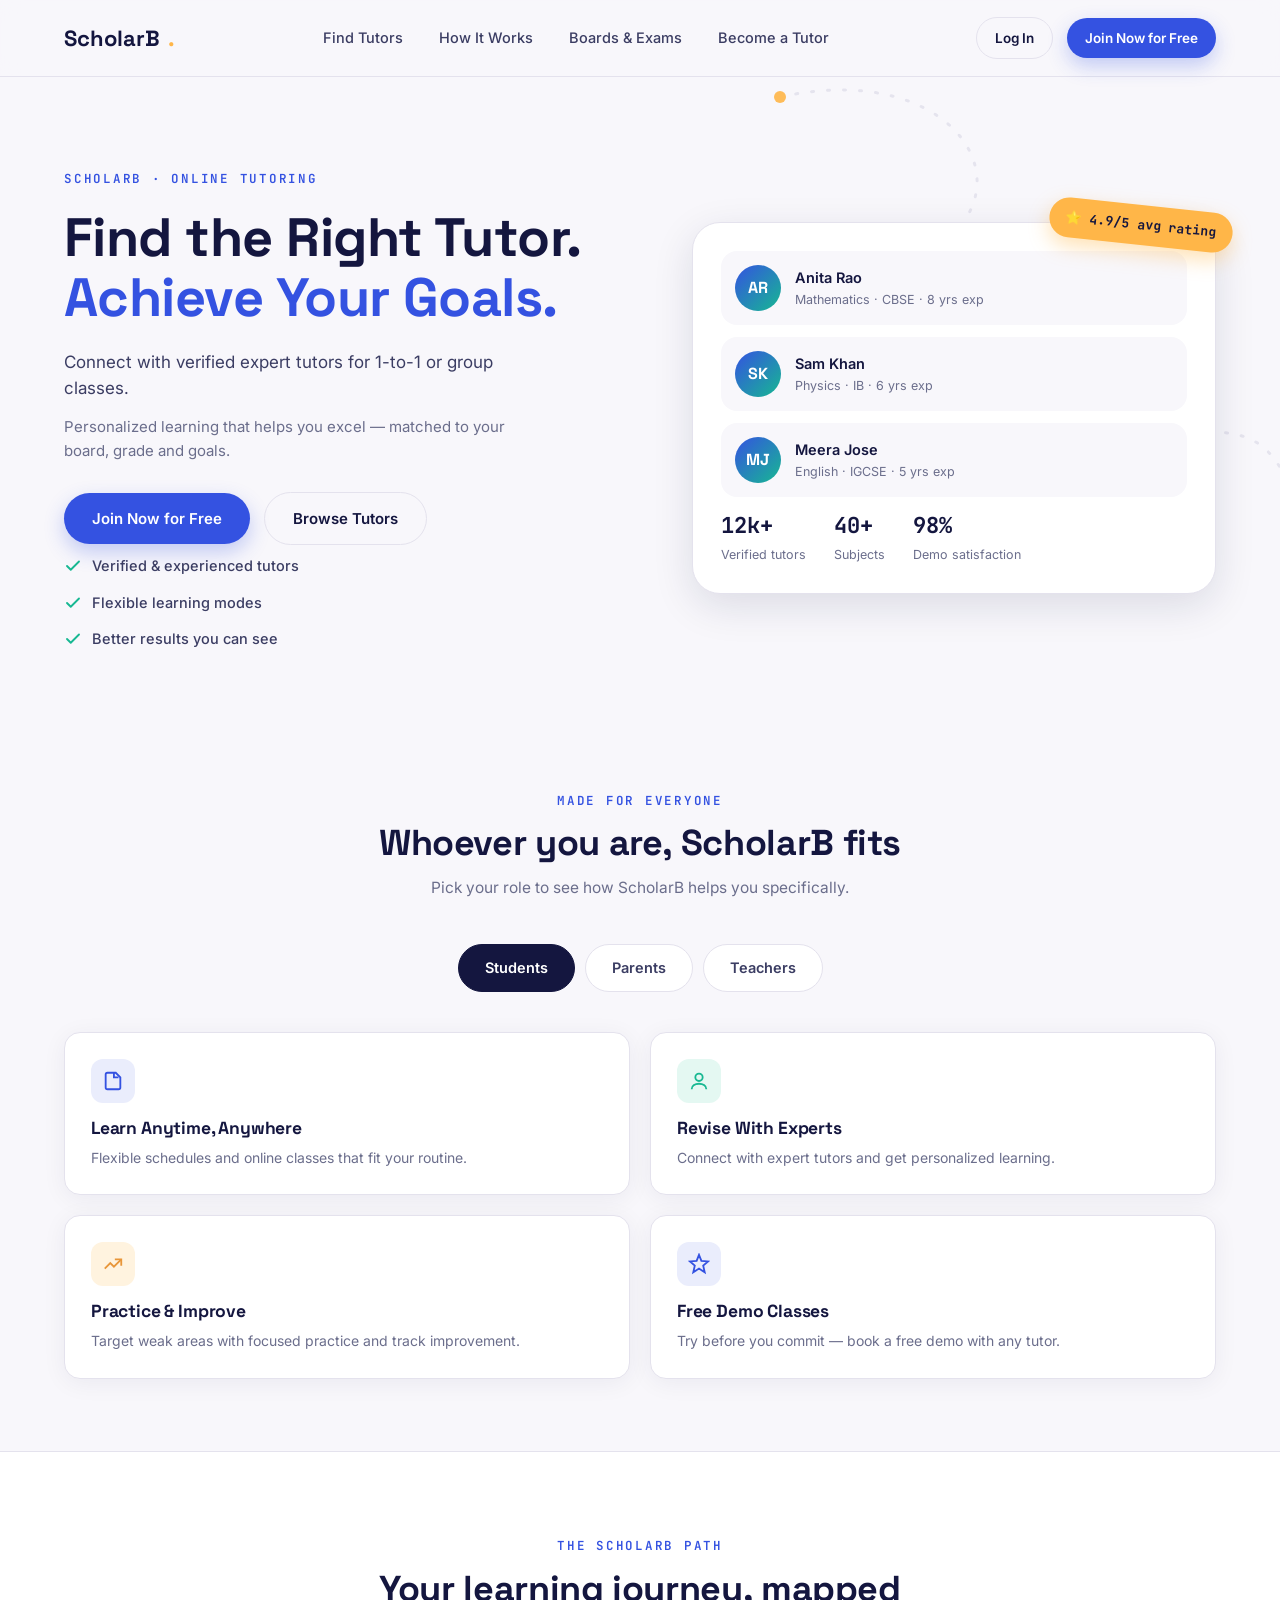
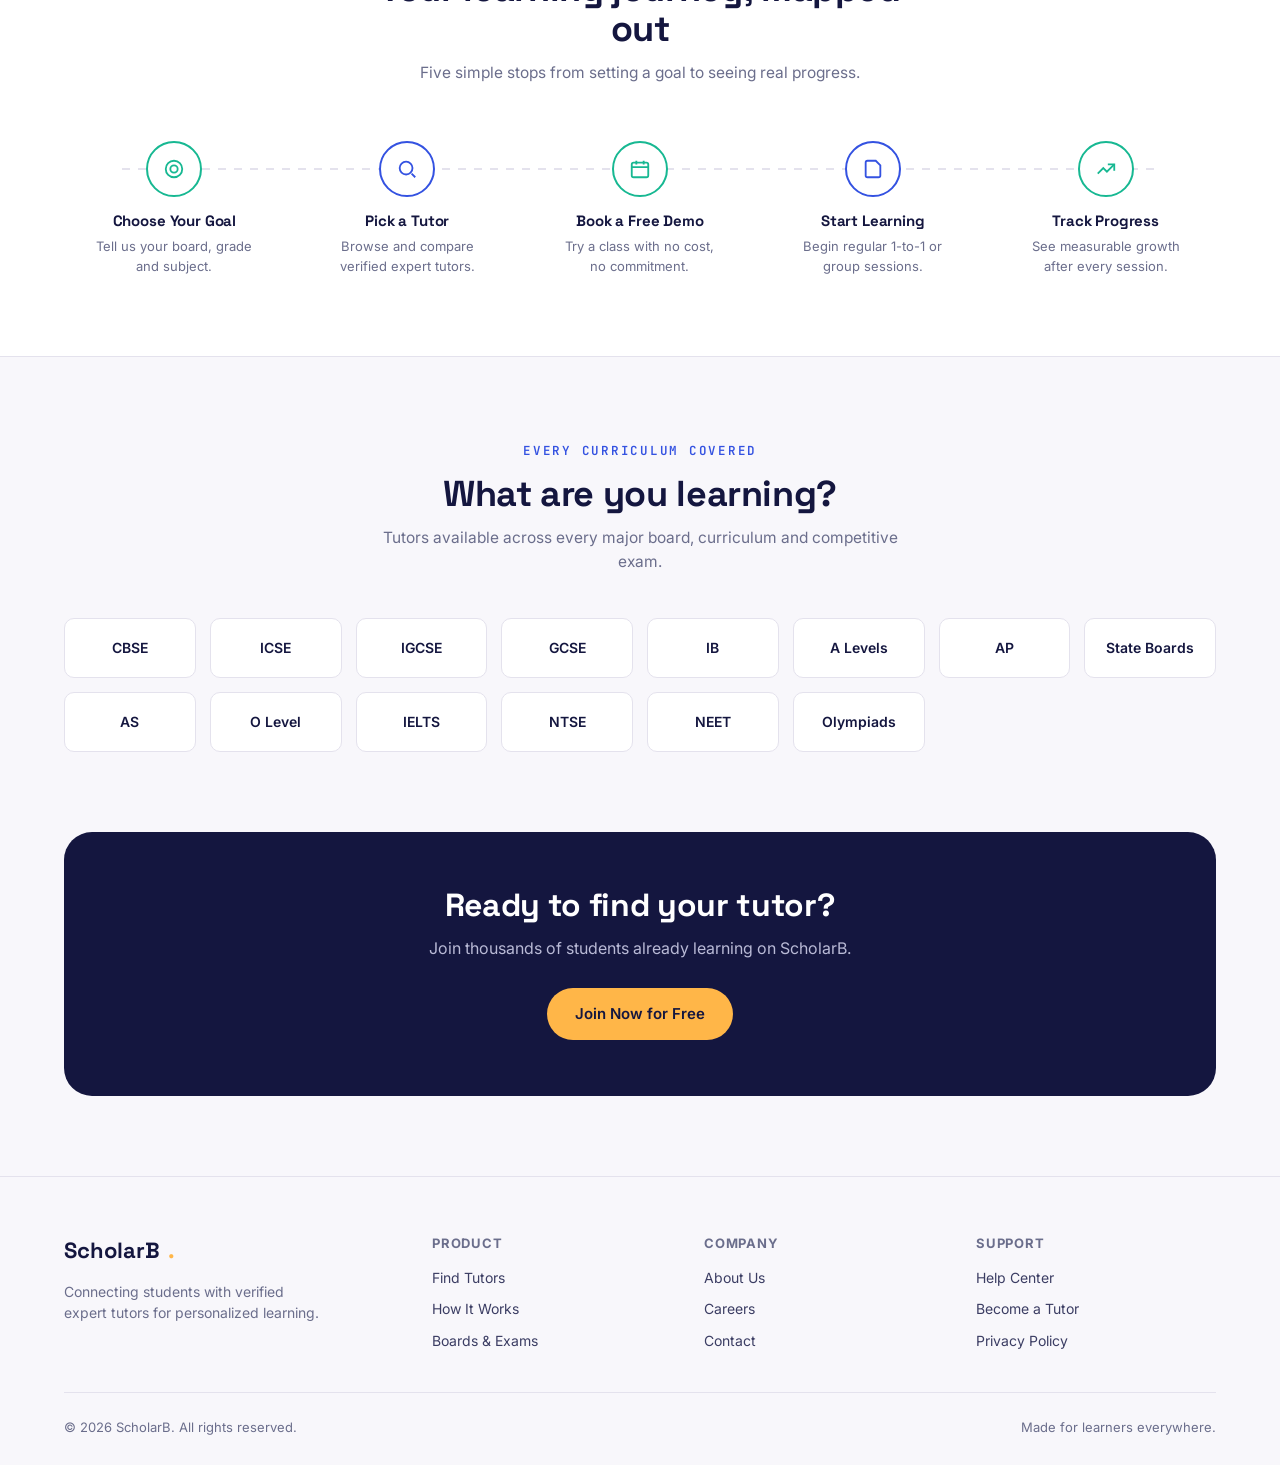
<file: index.html>
<!DOCTYPE html>
<html lang="en">
<head>
<meta charset="UTF-8">
<meta name="viewport" content="width=device-width, initial-scale=1.0">
<title>ScholarB — Find the Right Tutor, Achieve Your Goals</title>
<link rel="preconnect" href="https://fonts.googleapis.com">
<link href="https://fonts.googleapis.com/css2?family=Space+Grotesk:wght@500;600;700&family=Inter:wght@400;500;600;700&family=JetBrains+Mono:wght@500;700&display=swap" rel="stylesheet">
<link rel="stylesheet" href="css/style.css">
</head>
<body>

<!-- ===================== HEADER ===================== -->
<header class="site-header">
  <div class="container">
    <a href="index.html" class="logo">ScholarB<span class="dot">.</span></a>

    <nav class="nav-links">
      <a href="tutors.html">Find Tutors</a>
      <a href="index.html#how-it-works">How It Works</a>
      <a href="index.html#boards">Boards &amp; Exams</a>
      <a href="#">Become a Tutor</a>
    </nav>

    <div class="nav-actions">
      <a href="#" class="btn btn-ghost btn-sm">Log In</a>
      <a href="onboarding.html" class="btn btn-primary btn-sm">Join Now for Free</a>
      <button class="nav-toggle" id="navToggle" aria-label="Open menu">
        <span></span><span></span><span></span>
      </button>
    </div>
  </div>
</header>

<div class="mobile-menu" id="mobileMenu">
  <a href="tutors.html">Find Tutors</a>
  <a href="index.html#how-it-works">How It Works</a>
  <a href="index.html#boards">Boards &amp; Exams</a>
  <a href="#">Become a Tutor</a>
  <a href="#" class="btn btn-ghost">Log In</a>
  <a href="onboarding.html" class="btn btn-primary">Join Now for Free</a>
</div>

<!-- ===================== HERO ===================== -->
<section class="hero">
  <svg class="hero-path" viewBox="0 0 620 520" fill="none" xmlns="http://www.w3.org/2000/svg">
    <path d="M40 60 C 220 20, 300 160, 180 220 S 60 380, 260 400 S 520 340, 560 480"
      stroke="#E4E2ED" stroke-width="3" stroke-dasharray="2 14" stroke-linecap="round"/>
    <circle cx="40" cy="60" r="6" fill="#FFB648"/>
    <circle cx="180" cy="220" r="6" fill="#17B892"/>
    <circle cx="260" cy="400" r="6" fill="#3452E1"/>
    <circle cx="560" cy="480" r="6" fill="#FFB648"/>
  </svg>

  <div class="container">
    <div class="hero-copy">
      <span class="eyebrow">SCHOLARB · ONLINE TUTORING</span>
      <h1>Find the Right Tutor.<br><span class="accent">Achieve Your Goals.</span></h1>
      <p class="lede">Connect with verified expert tutors for 1-to-1 or group classes.</p>
      <p class="sub">Personalized learning that helps you excel — matched to your board, grade and goals.</p>

      <div class="hero-cta">
        <a href="onboarding.html" class="btn btn-primary">Join Now for Free</a>
        <a href="tutors.html" class="btn btn-ghost">Browse Tutors</a>
      </div>

      <ul class="hero-feature-list">
        <li><svg width="18" height="18" viewBox="0 0 24 24" fill="none"><path d="M4 12l5 5L20 6" stroke="currentColor" stroke-width="2.5" stroke-linecap="round" stroke-linejoin="round"/></svg> Verified &amp; experienced tutors</li>
        <li><svg width="18" height="18" viewBox="0 0 24 24" fill="none"><path d="M4 12l5 5L20 6" stroke="currentColor" stroke-width="2.5" stroke-linecap="round" stroke-linejoin="round"/></svg> Flexible learning modes</li>
        <li><svg width="18" height="18" viewBox="0 0 24 24" fill="none"><path d="M4 12l5 5L20 6" stroke="currentColor" stroke-width="2.5" stroke-linecap="round" stroke-linejoin="round"/></svg> Better results you can see</li>
      </ul>
    </div>

    <div class="hero-visual">
      <div class="hero-visual-badge">⭐ 4.9/5 avg rating</div>
      <div class="hero-visual-card">
        <div class="hero-visual-avatar">AR</div>
        <div>
          <div class="name">Anita Rao</div>
          <div class="meta">Mathematics · CBSE · 8 yrs exp</div>
        </div>
      </div>
      <div class="hero-visual-card">
        <div class="hero-visual-avatar">SK</div>
        <div>
          <div class="name">Sam Khan</div>
          <div class="meta">Physics · IB · 6 yrs exp</div>
        </div>
      </div>
      <div class="hero-visual-card">
        <div class="hero-visual-avatar">MJ</div>
        <div>
          <div class="name">Meera Jose</div>
          <div class="meta">English · IGCSE · 5 yrs exp</div>
        </div>
      </div>
      <div class="hero-stats" style="margin-top:8px;margin-bottom:0;">
        <div class="hero-stat"><div class="num">12k+</div><div class="label">Verified tutors</div></div>
        <div class="hero-stat"><div class="num">40+</div><div class="label">Subjects</div></div>
        <div class="hero-stat"><div class="num">98%</div><div class="label">Demo satisfaction</div></div>
      </div>
    </div>
  </div>
</section>

<!-- ===================== ROLE SELECTION ===================== -->
<section class="roles" id="roles">
  <div class="container">
    <div class="section-head">
      <span class="eyebrow">MADE FOR EVERYONE</span>
      <h2>Whoever you are, ScholarB fits</h2>
      <p>Pick your role to see how ScholarB helps you specifically.</p>
    </div>

    <div class="role-tabs" role="tablist">
      <button class="role-tab" role="tab" data-role="students" aria-selected="true">Students</button>
      <button class="role-tab" role="tab" data-role="parents" aria-selected="false">Parents</button>
      <button class="role-tab" role="tab" data-role="teachers" aria-selected="false">Teachers</button>
    </div>

    <div class="role-panel active" data-panel="students">
      <div class="role-card">
        <div class="icon-wrap" style="background:var(--brand-tint);">
          <svg width="22" height="22" viewBox="0 0 24 24" fill="none" stroke="#3452E1" stroke-width="2"><path d="M4 19V5a2 2 0 012-2h9l5 5v11a2 2 0 01-2 2H6a2 2 0 01-2-2z"/><path d="M13 3v5h5"/></svg>
        </div>
        <h3>Learn Anytime, Anywhere</h3>
        <p>Flexible schedules and online classes that fit your routine.</p>
      </div>
      <div class="role-card">
        <div class="icon-wrap" style="background:var(--mint-tint);">
          <svg width="22" height="22" viewBox="0 0 24 24" fill="none" stroke="#17B892" stroke-width="2"><circle cx="12" cy="8" r="4"/><path d="M4 21c0-4 4-6 8-6s8 2 8 6"/></svg>
        </div>
        <h3>Revise With Experts</h3>
        <p>Connect with expert tutors and get personalized learning.</p>
      </div>
      <div class="role-card">
        <div class="icon-wrap" style="background:var(--amber-tint);">
          <svg width="22" height="22" viewBox="0 0 24 24" fill="none" stroke="#E8963A" stroke-width="2"><path d="M3 17l6-6 4 4 8-8"/><path d="M14 7h7v7"/></svg>
        </div>
        <h3>Practice &amp; Improve</h3>
        <p>Target weak areas with focused practice and track improvement.</p>
      </div>
      <div class="role-card">
        <div class="icon-wrap" style="background:var(--brand-tint);">
          <svg width="22" height="22" viewBox="0 0 24 24" fill="none" stroke="#3452E1" stroke-width="2"><path d="M12 2l2.6 6.6L22 9.2l-5.4 4.6L18.2 21 12 17l-6.2 4 1.6-7.2L2 9.2l7.4-.6z"/></svg>
        </div>
        <h3>Free Demo Classes</h3>
        <p>Try before you commit — book a free demo with any tutor.</p>
      </div>
    </div>

    <div class="role-panel" data-panel="parents">
      <div class="role-card">
        <div class="icon-wrap" style="background:var(--mint-tint);">
          <svg width="22" height="22" viewBox="0 0 24 24" fill="none" stroke="#17B892" stroke-width="2"><path d="M3 12h4l3 8 4-16 3 8h4"/></svg>
        </div>
        <h3>Track Progress With Confidence</h3>
        <p>Monitor your child's learning, performance and improvement.</p>
      </div>
      <div class="role-card">
        <div class="icon-wrap" style="background:var(--brand-tint);">
          <svg width="22" height="22" viewBox="0 0 24 24" fill="none" stroke="#3452E1" stroke-width="2"><path d="M12 20V10M12 10L6 4M12 10l6-6"/></svg>
        </div>
        <h3>Personalized Learning That Works</h3>
        <p>Help your child understand concepts deeply and build strong foundations.</p>
      </div>
      <div class="role-card">
        <div class="icon-wrap" style="background:var(--amber-tint);">
          <svg width="22" height="22" viewBox="0 0 24 24" fill="none" stroke="#E8963A" stroke-width="2"><path d="M4 21V9l8-6 8 6v12"/><path d="M9 21v-6h6v6"/></svg>
        </div>
        <h3>Better Results, Brighter Future</h3>
        <p>Monitor progress and help your child achieve academic goals.</p>
      </div>
      <div class="role-card">
        <div class="icon-wrap" style="background:var(--mint-tint);">
          <svg width="22" height="22" viewBox="0 0 24 24" fill="none" stroke="#17B892" stroke-width="2"><path d="M21 11.5a8.4 8.4 0 01-9 8.4A8.5 8.5 0 013 12a8.4 8.4 0 018.4-8.4 8.4 8.4 0 018.4 8.4z"/></svg>
        </div>
        <h3>Stay Informed, Stay Involved</h3>
        <p>Receive regular updates and communicate directly with tutors.</p>
      </div>
    </div>

    <div class="role-panel" data-panel="teachers">
      <div class="role-card">
        <div class="icon-wrap" style="background:var(--amber-tint);">
          <svg width="22" height="22" viewBox="0 0 24 24" fill="none" stroke="#E8963A" stroke-width="2"><rect x="3" y="4" width="18" height="16" rx="2"/><path d="M8 2v4M16 2v4M3 10h18"/></svg>
        </div>
        <h3>Teach Your Way</h3>
        <p>Manage your schedule and choose how and when you teach.</p>
      </div>
      <div class="role-card">
        <div class="icon-wrap" style="background:var(--brand-tint);">
          <svg width="22" height="22" viewBox="0 0 24 24" fill="none" stroke="#3452E1" stroke-width="2"><path d="M12 20l9-5-9-5-9 5 9 5z"/><path d="M3 15v4M21 15v4"/></svg>
        </div>
        <h3>Powerful Teaching Tools</h3>
        <p>Access tools for classes, doubt solving and performance tracking.</p>
      </div>
      <div class="role-card">
        <div class="icon-wrap" style="background:var(--mint-tint);">
          <svg width="22" height="22" viewBox="0 0 24 24" fill="none" stroke="#17B892" stroke-width="2"><path d="M2 12h4l2-6 4 12 2-6h8"/></svg>
        </div>
        <h3>Grow Your Impact</h3>
        <p>Reach more students and make a bigger difference.</p>
      </div>
      <div class="role-card">
        <div class="icon-wrap" style="background:var(--amber-tint);">
          <svg width="22" height="22" viewBox="0 0 24 24" fill="none" stroke="#E8963A" stroke-width="2"><circle cx="12" cy="12" r="9"/><path d="M12 7v5l3 3"/></svg>
        </div>
        <h3>Support That Empowers</h3>
        <p>Get dedicated support, training and resources whenever you need them.</p>
      </div>
    </div>
  </div>
</section>

<!-- ===================== HOW IT WORKS ===================== -->
<section class="journey" id="how-it-works">
  <div class="container">
    <div class="section-head">
      <span class="eyebrow">THE SCHOLARB PATH</span>
      <h2>Your learning journey, mapped out</h2>
      <p>Five simple stops from setting a goal to seeing real progress.</p>
    </div>

    <div class="journey-trail">
      <div class="stop">
        <div class="stop-marker"><svg width="22" height="22" viewBox="0 0 24 24" fill="none" stroke="currentColor" stroke-width="2"><circle cx="12" cy="12" r="9"/><circle cx="12" cy="12" r="4"/></svg></div>
        <h4>Choose Your Goal</h4>
        <p>Tell us your board, grade and subject.</p>
      </div>
      <div class="stop">
        <div class="stop-marker"><svg width="22" height="22" viewBox="0 0 24 24" fill="none" stroke="currentColor" stroke-width="2"><circle cx="11" cy="11" r="7"/><path d="M21 21l-4-4"/></svg></div>
        <h4>Pick a Tutor</h4>
        <p>Browse and compare verified expert tutors.</p>
      </div>
      <div class="stop">
        <div class="stop-marker"><svg width="22" height="22" viewBox="0 0 24 24" fill="none" stroke="currentColor" stroke-width="2"><rect x="3" y="5" width="18" height="16" rx="2"/><path d="M8 3v4M16 3v4M3 10h18"/></svg></div>
        <h4>Book a Free Demo</h4>
        <p>Try a class with no cost, no commitment.</p>
      </div>
      <div class="stop">
        <div class="stop-marker"><svg width="22" height="22" viewBox="0 0 24 24" fill="none" stroke="currentColor" stroke-width="2"><path d="M4 19V5a2 2 0 012-2h9l5 5v11a2 2 0 01-2 2H6a2 2 0 01-2-2z"/></svg></div>
        <h4>Start Learning</h4>
        <p>Begin regular 1-to-1 or group sessions.</p>
      </div>
      <div class="stop">
        <div class="stop-marker"><svg width="22" height="22" viewBox="0 0 24 24" fill="none" stroke="currentColor" stroke-width="2"><path d="M3 17l6-6 4 4 8-8"/><path d="M14 7h7v7"/></svg></div>
        <h4>Track Progress</h4>
        <p>See measurable growth after every session.</p>
      </div>
    </div>
  </div>
</section>

<!-- ===================== BOARDS & EXAMS ===================== -->
<section class="boards" id="boards">
  <div class="container">
    <div class="section-head">
      <span class="eyebrow">EVERY CURRICULUM COVERED</span>
      <h2>What are you learning?</h2>
      <p>Tutors available across every major board, curriculum and competitive exam.</p>
    </div>
    <div class="board-grid">
      <div class="board-chip">CBSE</div>
      <div class="board-chip">ICSE</div>
      <div class="board-chip">IGCSE</div>
      <div class="board-chip">GCSE</div>
      <div class="board-chip">IB</div>
      <div class="board-chip">A Levels</div>
      <div class="board-chip">AP</div>
      <div class="board-chip">State Boards</div>
      <div class="board-chip">AS</div>
      <div class="board-chip">O Level</div>
      <div class="board-chip">IELTS</div>
      <div class="board-chip">NTSE</div>
      <div class="board-chip">NEET</div>
      <div class="board-chip">Olympiads</div>
    </div>
  </div>
</section>

<!-- ===================== CTA BAND ===================== -->
<div class="cta-band">
  <h2>Ready to find your tutor?</h2>
  <p>Join thousands of students already learning on ScholarB.</p>
  <a href="onboarding.html" class="btn btn-primary">Join Now for Free</a>
</div>

<!-- ===================== FOOTER ===================== -->
<footer class="site-footer">
  <div class="container">
    <div class="footer-grid">
      <div>
        <a href="index.html" class="logo">ScholarB<span class="dot">.</span></a>
        <p style="margin-top:14px;color:var(--slate);font-size:14px;max-width:260px;">Connecting students with verified expert tutors for personalized learning.</p>
      </div>
      <div>
        <h5>Product</h5>
        <ul>
          <li><a href="tutors.html">Find Tutors</a></li>
          <li><a href="index.html#how-it-works">How It Works</a></li>
          <li><a href="index.html#boards">Boards &amp; Exams</a></li>
        </ul>
      </div>
      <div>
        <h5>Company</h5>
        <ul>
          <li><a href="#">About Us</a></li>
          <li><a href="#">Careers</a></li>
          <li><a href="#">Contact</a></li>
        </ul>
      </div>
      <div>
        <h5>Support</h5>
        <ul>
          <li><a href="#">Help Center</a></li>
          <li><a href="#">Become a Tutor</a></li>
          <li><a href="#">Privacy Policy</a></li>
        </ul>
      </div>
    </div>
    <div class="footer-bottom">
      <span>© 2026 ScholarB. All rights reserved.</span>
      <span>Made for learners everywhere.</span>
    </div>
  </div>
</footer>

<script src="js/script.js"></script>
</body>
</html>
</file>
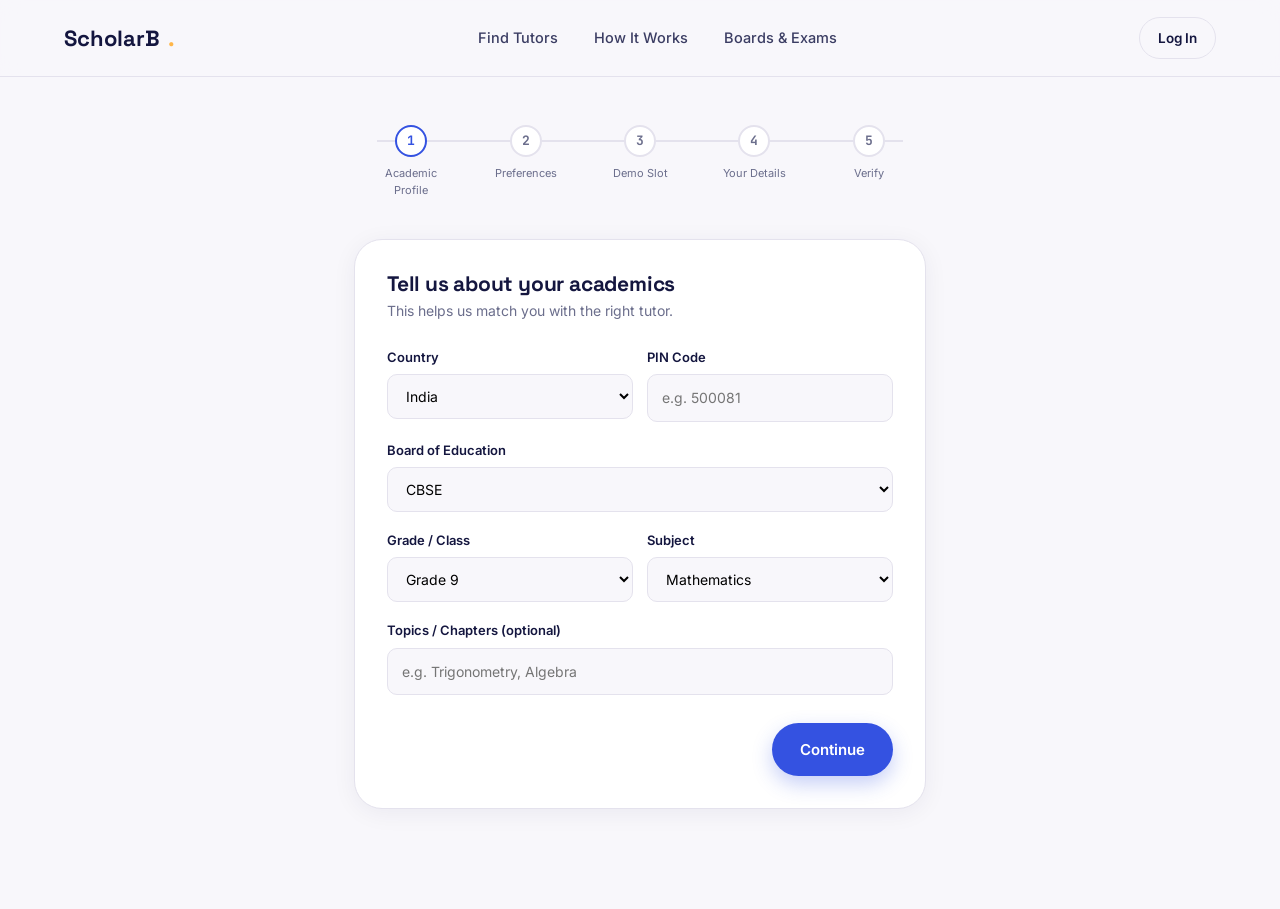
<file: onboarding.html>
<!DOCTYPE html>
<html lang="en">
<head>
<meta charset="UTF-8">
<meta name="viewport" content="width=device-width, initial-scale=1.0">
<title>Get Started — ScholarB</title>
<link rel="preconnect" href="https://fonts.googleapis.com">
<link href="https://fonts.googleapis.com/css2?family=Space+Grotesk:wght@500;600;700&family=Inter:wght@400;500;600;700&family=JetBrains+Mono:wght@500;700&display=swap" rel="stylesheet">
<link rel="stylesheet" href="css/style.css">
<link rel="stylesheet" href="css/inner-pages.css">
</head>
<body>

<header class="site-header">
  <div class="container">
    <a href="index.html" class="logo">ScholarB<span class="dot">.</span></a>
    <nav class="nav-links">
      <a href="tutors.html">Find Tutors</a>
      <a href="index.html#how-it-works">How It Works</a>
      <a href="index.html#boards">Boards &amp; Exams</a>
    </nav>
    <div class="nav-actions">
      <a href="#" class="btn btn-ghost btn-sm">Log In</a>
      <button class="nav-toggle" id="navToggle" aria-label="Open menu"><span></span><span></span><span></span></button>
    </div>
  </div>
</header>

<div class="mobile-menu" id="mobileMenu">
  <a href="tutors.html">Find Tutors</a>
  <a href="index.html#how-it-works">How It Works</a>
  <a href="index.html#boards">Boards &amp; Exams</a>
  <a href="#" class="btn btn-ghost">Log In</a>
</div>

<div class="onboarding-wrap">

  <div class="progress-steps">
    <div class="progress-fill" id="progressFill"></div>
    <div class="p-step active" data-step="1"><div class="circle">1</div><div class="p-label">Academic Profile</div></div>
    <div class="p-step" data-step="2"><div class="circle">2</div><div class="p-label">Preferences</div></div>
    <div class="p-step" data-step="3"><div class="circle">3</div><div class="p-label">Demo Slot</div></div>
    <div class="p-step" data-step="4"><div class="circle">4</div><div class="p-label">Your Details</div></div>
    <div class="p-step" data-step="5"><div class="circle">5</div><div class="p-label">Verify</div></div>
  </div>

  <div class="onb-card">

    <!-- STEP 1 — Academic Profile -->
    <div class="onb-step active" data-step="1">
      <h2>Tell us about your academics</h2>
      <p class="step-sub">This helps us match you with the right tutor.</p>

      <div class="field-row">
        <div class="field"><label>Country</label><select><option>India</option><option>United States</option><option>United Kingdom</option><option>UAE</option></select></div>
        <div class="field"><label>PIN Code</label><input type="text" placeholder="e.g. 500081"></div>
      </div>
      <div class="field"><label>Board of Education</label>
        <select><option>CBSE</option><option>ICSE</option><option>IGCSE</option><option>IB</option><option>State Board</option></select>
      </div>
      <div class="field-row">
        <div class="field"><label>Grade / Class</label><select><option>Grade 9</option><option>Grade 10</option><option>Grade 11</option><option>Grade 12</option></select></div>
        <div class="field"><label>Subject</label><select><option>Mathematics</option><option>Physics</option><option>Chemistry</option><option>English</option></select></div>
      </div>
      <div class="field"><label>Topics / Chapters (optional)</label><input type="text" placeholder="e.g. Trigonometry, Algebra"></div>
    </div>

    <!-- STEP 2 — Learning Preferences -->
    <div class="onb-step" data-step="2">
      <h2>How do you like to learn?</h2>
      <p class="step-sub">We'll tailor your tutor match to this.</p>

      <label class="field-label">Preferred Class Mode</label>
      <div class="choice-grid">
        <div class="choice-card selected">1-to-1 Online</div>
        <div class="choice-card">Group Class</div>
      </div>

      <label class="field-label">Preferred Language</label>
      <div class="choice-grid">
        <div class="choice-card selected">English</div>
        <div class="choice-card">Hindi</div>
        <div class="choice-card">Telugu</div>
        <div class="choice-card">Tamil</div>
      </div>

      <label class="field-label">Learning Style</label>
      <div class="choice-grid">
        <div class="choice-card selected">Visual</div>
        <div class="choice-card">Practice-Based</div>
        <div class="choice-card">Discussion-Based</div>
        <div class="choice-card">Structured / Notes</div>
      </div>
    </div>

    <!-- STEP 3 — Demo Availability -->
    <div class="onb-step" data-step="3">
      <h2>When works for your demo?</h2>
      <p class="step-sub">Pick a date and time range that suits you.</p>

      <label class="field-label">Preferred Demo Date</label>
      <div class="date-picker" style="margin-bottom:20px;">
        <div class="date-chip active"><div>Mon</div><div class="d">12</div></div>
        <div class="date-chip"><div>Tue</div><div class="d">13</div></div>
        <div class="date-chip"><div>Wed</div><div class="d">14</div></div>
        <div class="date-chip"><div>Thu</div><div class="d">15</div></div>
        <div class="date-chip"><div>Fri</div><div class="d">16</div></div>
      </div>

      <label class="field-label">Preferred Time Range</label>
      <div class="choice-grid">
        <div class="choice-card selected">Morning (8–11 AM)</div>
        <div class="choice-card">Afternoon (12–4 PM)</div>
        <div class="choice-card">Evening (5–8 PM)</div>
        <div class="choice-card">Night (8–10 PM)</div>
      </div>

      <label class="field-label">General Availability</label>
      <div class="choice-grid">
        <div class="choice-card selected">Weekdays</div>
        <div class="choice-card">Weekends</div>
      </div>
    </div>

    <!-- STEP 4 — Your Details -->
    <div class="onb-step" data-step="4">
      <h2>Your details</h2>
      <p class="step-sub">So your tutor knows who they're teaching.</p>

      <div class="field"><label>Student Name</label><input type="text" placeholder="Full name"></div>
      <div class="field"><label>Parent / Guardian Name</label><input type="text" placeholder="Full name"></div>
      <div class="field"><label>Email Address</label><input type="email" placeholder="you@example.com"></div>
      <div class="field"><label>WhatsApp Number</label><input type="tel" placeholder="+91 00000 00000"></div>
    </div>

    <!-- STEP 5 — Verification -->
    <div class="onb-step" data-step="5">
      <h2>Verify &amp; confirm</h2>
      <p class="step-sub">Last step — verify your contact details.</p>

      <div class="verify-row">
        <div><strong style="font-size:13.5px;">Email</strong><div style="font-size:12.5px;color:var(--slate);">you@example.com</div></div>
        <span class="status pending" id="emailStatus">Pending</span>
      </div>
      <div class="otp-row">
        <input maxlength="1" type="text"><input maxlength="1" type="text"><input maxlength="1" type="text"><input maxlength="1" type="text">
      </div>
      <button class="btn btn-ghost btn-sm" id="verifyEmailBtn" style="margin-bottom:22px;">Verify Email</button>

      <div class="verify-row">
        <div><strong style="font-size:13.5px;">WhatsApp</strong><div style="font-size:12.5px;color:var(--slate);">+91 00000 00000</div></div>
        <span class="status pending" id="waStatus">Pending</span>
      </div>
      <div class="otp-row">
        <input maxlength="1" type="text"><input maxlength="1" type="text"><input maxlength="1" type="text"><input maxlength="1" type="text">
      </div>
      <button class="btn btn-ghost btn-sm" id="verifyWaBtn">Verify WhatsApp</button>
    </div>

    <div class="onb-nav">
      <button class="btn btn-ghost" id="prevBtn" style="opacity:0;pointer-events:none;">Back</button>
      <button class="btn btn-primary" id="nextBtn">Continue</button>
    </div>
  </div>
</div>

<script src="js/script.js"></script>
<script src="js/onboarding.js"></script>
</body>
</html>
</file>
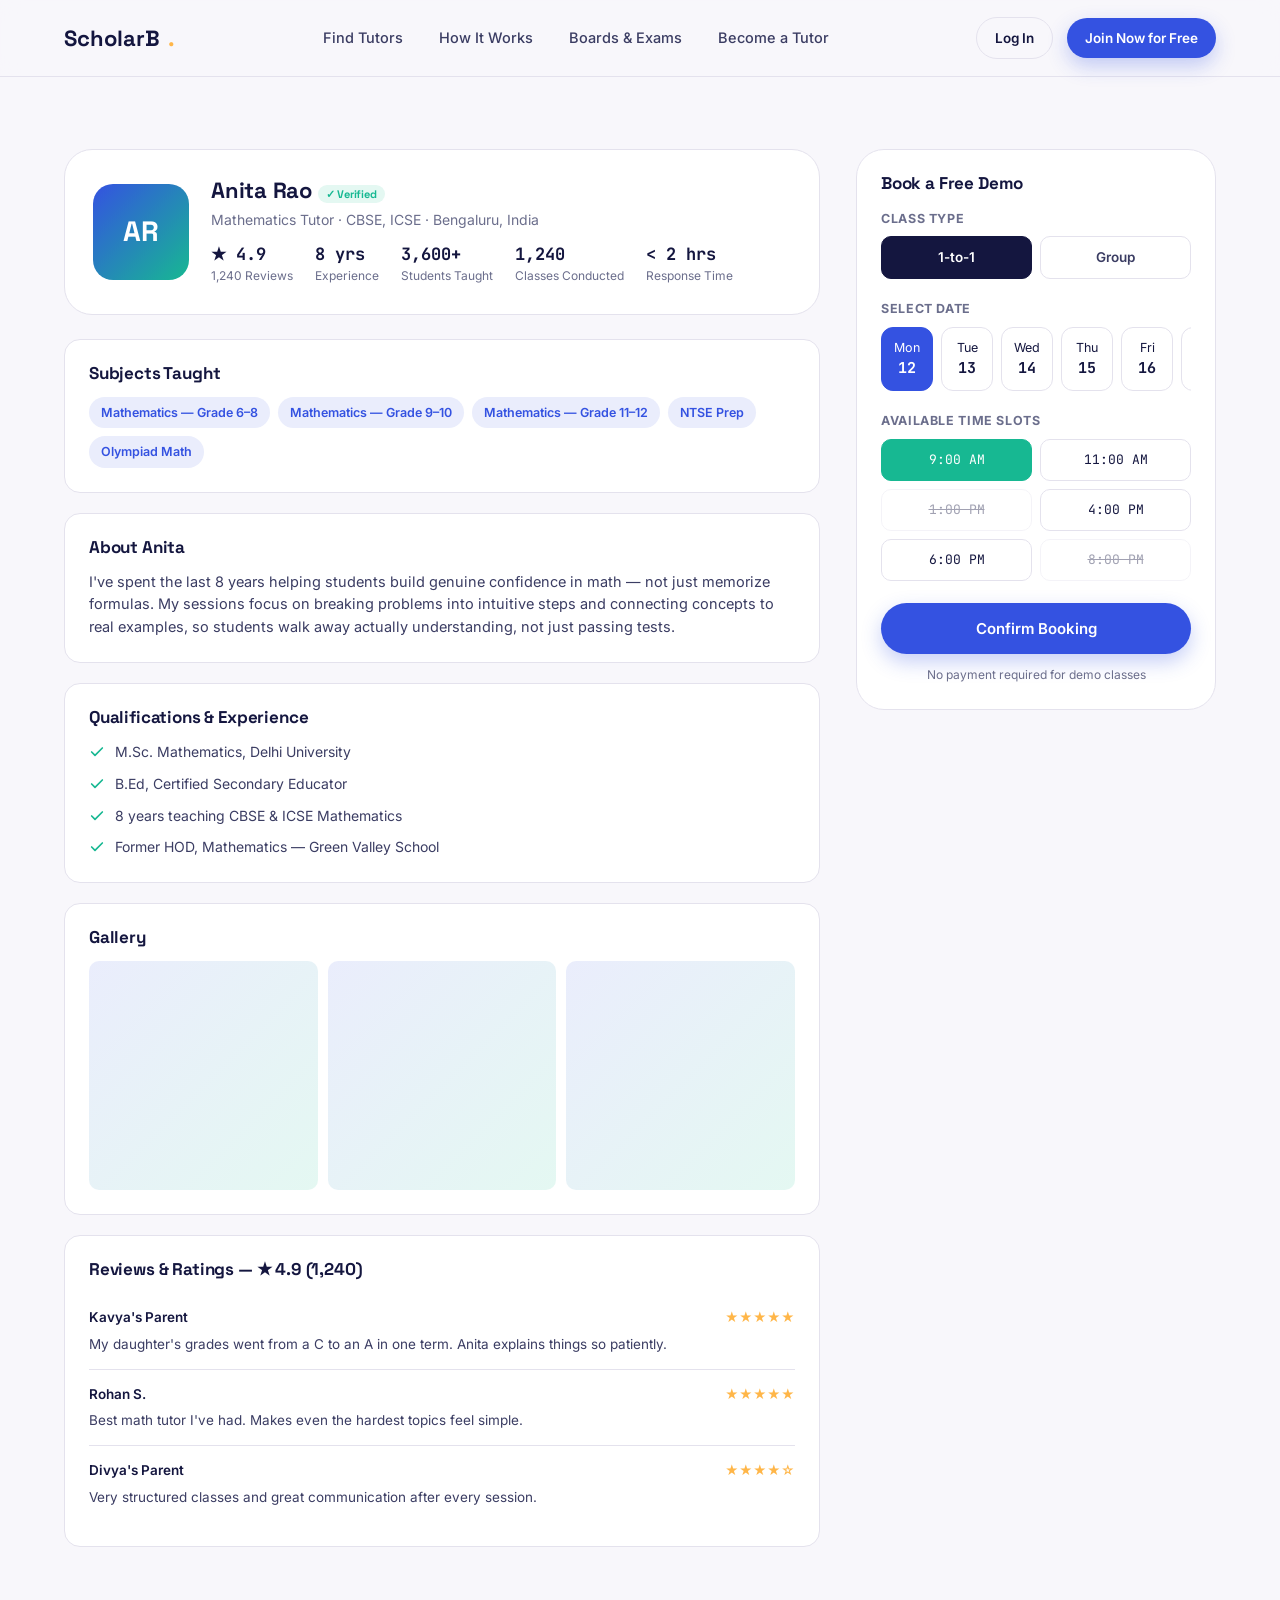
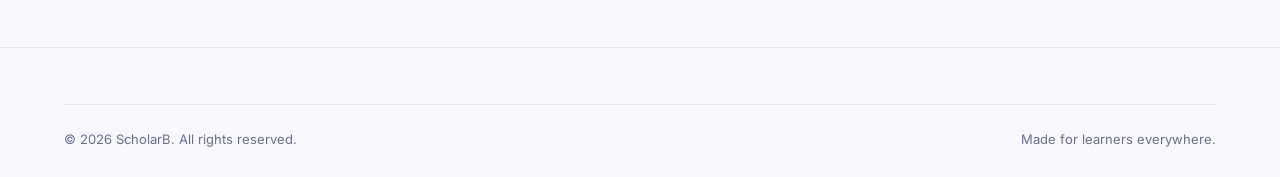
<file: tutor-profile.html>
<!DOCTYPE html>
<html lang="en">
<head>
<meta charset="UTF-8">
<meta name="viewport" content="width=device-width, initial-scale=1.0">
<title>Anita Rao — Tutor Profile — ScholarB</title>
<link rel="preconnect" href="https://fonts.googleapis.com">
<link href="https://fonts.googleapis.com/css2?family=Space+Grotesk:wght@500;600;700&family=Inter:wght@400;500;600;700&family=JetBrains+Mono:wght@500;700&display=swap" rel="stylesheet">
<link rel="stylesheet" href="css/style.css">
<link rel="stylesheet" href="css/inner-pages.css">
</head>
<body>

<header class="site-header">
  <div class="container">
    <a href="index.html" class="logo">ScholarB<span class="dot">.</span></a>
    <nav class="nav-links">
      <a href="tutors.html">Find Tutors</a>
      <a href="index.html#how-it-works">How It Works</a>
      <a href="index.html#boards">Boards &amp; Exams</a>
      <a href="#">Become a Tutor</a>
    </nav>
    <div class="nav-actions">
      <a href="#" class="btn btn-ghost btn-sm">Log In</a>
      <a href="onboarding.html" class="btn btn-primary btn-sm">Join Now for Free</a>
      <button class="nav-toggle" id="navToggle" aria-label="Open menu"><span></span><span></span><span></span></button>
    </div>
  </div>
</header>

<div class="mobile-menu" id="mobileMenu">
  <a href="tutors.html">Find Tutors</a>
  <a href="index.html#how-it-works">How It Works</a>
  <a href="index.html#boards">Boards &amp; Exams</a>
  <a href="#">Become a Tutor</a>
  <a href="#" class="btn btn-ghost">Log In</a>
  <a href="onboarding.html" class="btn btn-primary">Join Now for Free</a>
</div>

<div class="container" style="padding-top:32px;">
  <div class="profile-layout">
    <div>
      <div class="profile-header">
        <div class="profile-avatar">AR</div>
        <div>
          <h1>Anita Rao <span class="verified-badge">✓ Verified</span></h1>
          <div style="color:var(--slate);font-size:14px;">Mathematics Tutor · CBSE, ICSE · Bengaluru, India</div>
          <div class="profile-stats-row">
            <div class="stat"><div class="num">★ 4.9</div><div class="label">1,240 Reviews</div></div>
            <div class="stat"><div class="num">8 yrs</div><div class="label">Experience</div></div>
            <div class="stat"><div class="num">3,600+</div><div class="label">Students Taught</div></div>
            <div class="stat"><div class="num">1,240</div><div class="label">Classes Conducted</div></div>
            <div class="stat"><div class="num">&lt; 2 hrs</div><div class="label">Response Time</div></div>
          </div>
        </div>
      </div>

      <div class="profile-section">
        <h2>Subjects Taught</h2>
        <div class="subject-tags">
          <span class="subject-tag">Mathematics — Grade 6–8</span>
          <span class="subject-tag">Mathematics — Grade 9–10</span>
          <span class="subject-tag">Mathematics — Grade 11–12</span>
          <span class="subject-tag">NTSE Prep</span>
          <span class="subject-tag">Olympiad Math</span>
        </div>
      </div>

      <div class="profile-section">
        <h2>About Anita</h2>
        <p style="font-size:14.5px;color:var(--ink-soft);">
          I've spent the last 8 years helping students build genuine confidence in math — not just memorize formulas.
          My sessions focus on breaking problems into intuitive steps and connecting concepts to real examples,
          so students walk away actually understanding, not just passing tests.
        </p>
      </div>

      <div class="profile-section">
        <h2>Qualifications &amp; Experience</h2>
        <ul class="qual-list">
          <li><svg width="16" height="16" viewBox="0 0 24 24" fill="none"><path d="M4 12l5 5L20 6" stroke="currentColor" stroke-width="2.5" stroke-linecap="round" stroke-linejoin="round"/></svg> M.Sc. Mathematics, Delhi University</li>
          <li><svg width="16" height="16" viewBox="0 0 24 24" fill="none"><path d="M4 12l5 5L20 6" stroke="currentColor" stroke-width="2.5" stroke-linecap="round" stroke-linejoin="round"/></svg> B.Ed, Certified Secondary Educator</li>
          <li><svg width="16" height="16" viewBox="0 0 24 24" fill="none"><path d="M4 12l5 5L20 6" stroke="currentColor" stroke-width="2.5" stroke-linecap="round" stroke-linejoin="round"/></svg> 8 years teaching CBSE &amp; ICSE Mathematics</li>
          <li><svg width="16" height="16" viewBox="0 0 24 24" fill="none"><path d="M4 12l5 5L20 6" stroke="currentColor" stroke-width="2.5" stroke-linecap="round" stroke-linejoin="round"/></svg> Former HOD, Mathematics — Green Valley School</li>
        </ul>
      </div>

      <div class="profile-section">
        <h2>Gallery</h2>
        <div class="gallery-grid"><div></div><div></div><div></div></div>
      </div>

      <div class="profile-section">
        <h2>Reviews &amp; Ratings — ★ 4.9 (1,240)</h2>
        <div class="review-item">
          <div class="rev-head"><span>Kavya's Parent</span><span class="rev-stars">★★★★★</span></div>
          <p>My daughter's grades went from a C to an A in one term. Anita explains things so patiently.</p>
        </div>
        <div class="review-item">
          <div class="rev-head"><span>Rohan S.</span><span class="rev-stars">★★★★★</span></div>
          <p>Best math tutor I've had. Makes even the hardest topics feel simple.</p>
        </div>
        <div class="review-item">
          <div class="rev-head"><span>Divya's Parent</span><span class="rev-stars">★★★★☆</span></div>
          <p>Very structured classes and great communication after every session.</p>
        </div>
      </div>
    </div>

    <!-- ===================== BOOKING WIDGET ===================== -->
    <aside class="booking-widget">
      <h2>Book a Free Demo</h2>

      <label class="field-label">Class Type</label>
      <div class="class-type-toggle">
        <button class="active" data-type="1to1">1-to-1</button>
        <button data-type="group">Group</button>
      </div>

      <label class="field-label">Select Date</label>
      <div class="date-picker" id="datePicker">
        <div class="date-chip active"><div>Mon</div><div class="d">12</div></div>
        <div class="date-chip"><div>Tue</div><div class="d">13</div></div>
        <div class="date-chip"><div>Wed</div><div class="d">14</div></div>
        <div class="date-chip"><div>Thu</div><div class="d">15</div></div>
        <div class="date-chip"><div>Fri</div><div class="d">16</div></div>
        <div class="date-chip"><div>Sat</div><div class="d">17</div></div>
      </div>

      <label class="field-label">Available Time Slots</label>
      <div class="slot-grid" id="slotGrid">
        <div class="slot active">9:00 AM</div>
        <div class="slot">11:00 AM</div>
        <div class="slot disabled">1:00 PM</div>
        <div class="slot">4:00 PM</div>
        <div class="slot">6:00 PM</div>
        <div class="slot disabled">8:00 PM</div>
      </div>

      <button class="btn btn-primary" id="confirmBooking">Confirm Booking</button>
      <p style="text-align:center;font-size:12px;color:var(--slate);margin-top:12px;">No payment required for demo classes</p>
    </aside>
  </div>
</div>

<footer class="site-footer">
  <div class="container">
    <div class="footer-bottom">
      <span>© 2026 ScholarB. All rights reserved.</span>
      <span>Made for learners everywhere.</span>
    </div>
  </div>
</footer>

<script src="js/script.js"></script>
<script src="js/profile.js"></script>
</body>
</html>
</file>
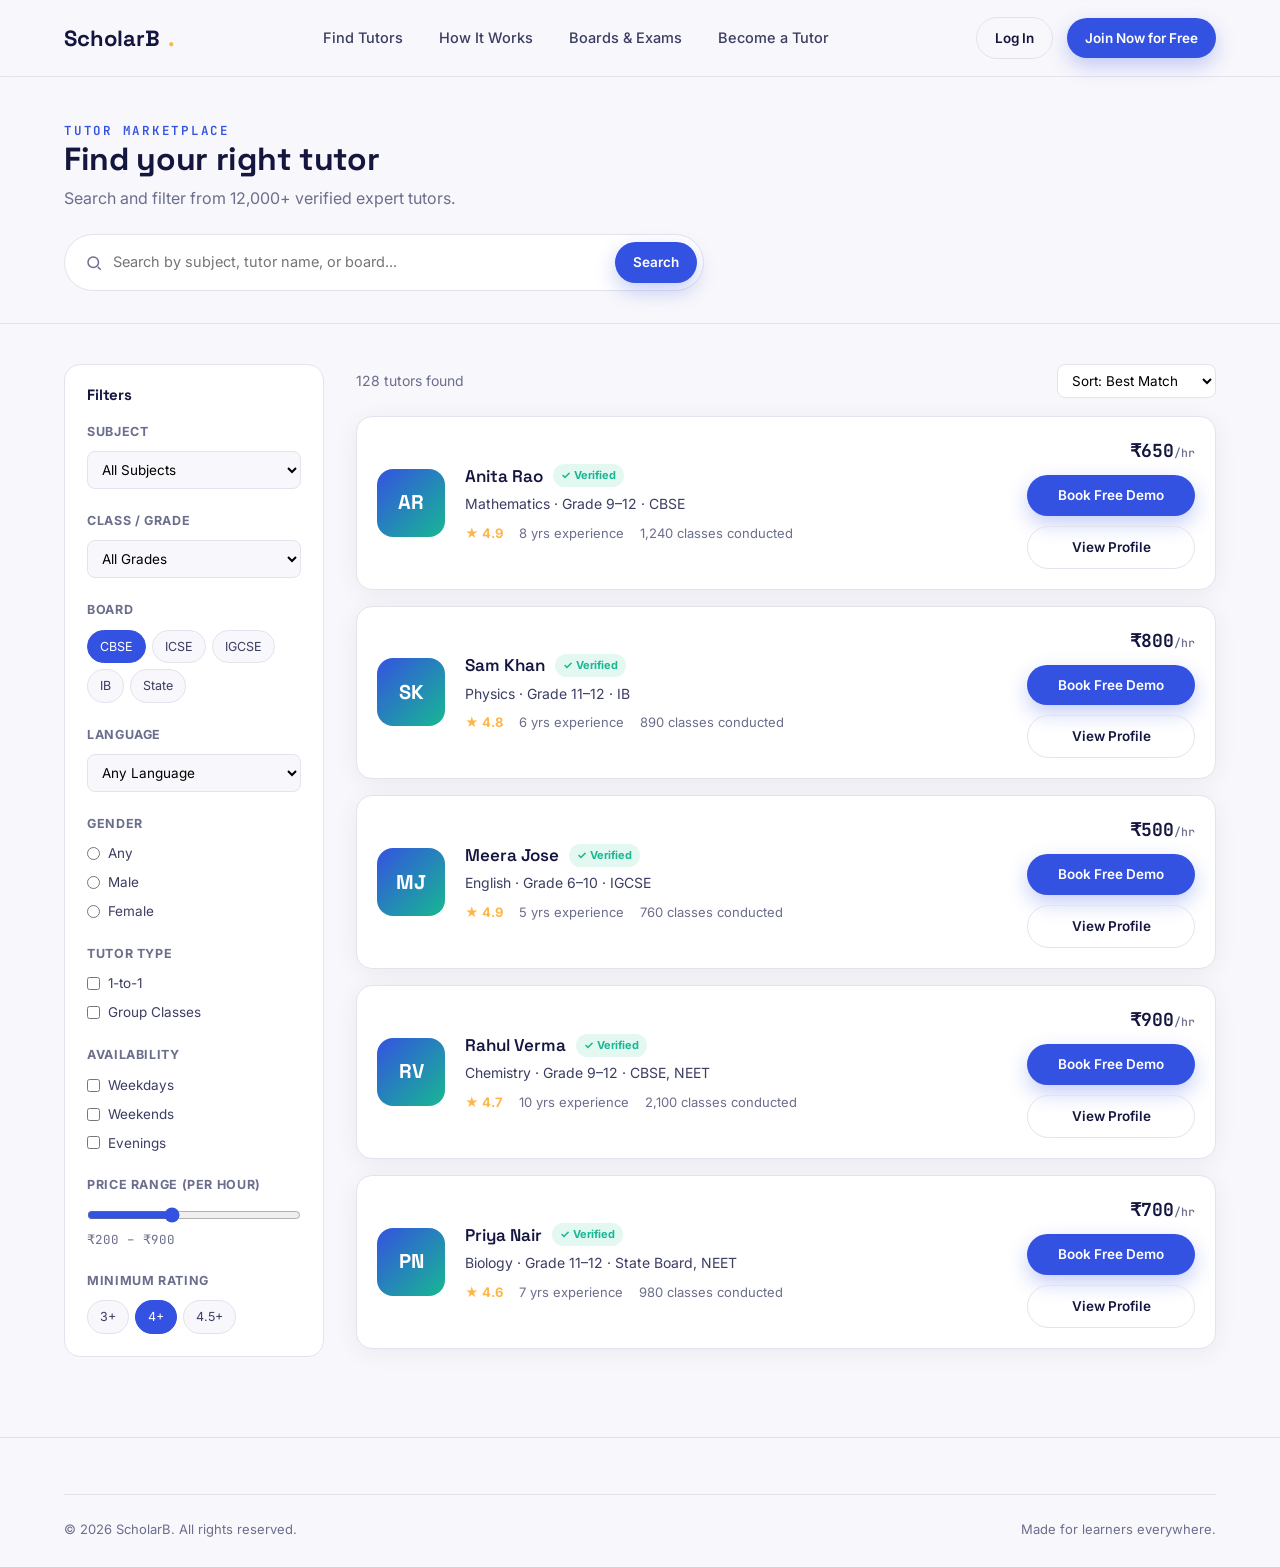
<file: tutors.html>
<!DOCTYPE html>
<html lang="en">
<head>
<meta charset="UTF-8">
<meta name="viewport" content="width=device-width, initial-scale=1.0">
<title>Find Tutors — ScholarB</title>
<link rel="preconnect" href="https://fonts.googleapis.com">
<link href="https://fonts.googleapis.com/css2?family=Space+Grotesk:wght@500;600;700&family=Inter:wght@400;500;600;700&family=JetBrains+Mono:wght@500;700&display=swap" rel="stylesheet">
<link rel="stylesheet" href="css/style.css">
<link rel="stylesheet" href="css/inner-pages.css">
</head>
<body>

<header class="site-header">
  <div class="container">
    <a href="index.html" class="logo">ScholarB<span class="dot">.</span></a>
    <nav class="nav-links">
      <a href="tutors.html">Find Tutors</a>
      <a href="index.html#how-it-works">How It Works</a>
      <a href="index.html#boards">Boards &amp; Exams</a>
      <a href="#">Become a Tutor</a>
    </nav>
    <div class="nav-actions">
      <a href="#" class="btn btn-ghost btn-sm">Log In</a>
      <a href="onboarding.html" class="btn btn-primary btn-sm">Join Now for Free</a>
      <button class="nav-toggle" id="navToggle" aria-label="Open menu"><span></span><span></span><span></span></button>
    </div>
  </div>
</header>

<div class="mobile-menu" id="mobileMenu">
  <a href="tutors.html">Find Tutors</a>
  <a href="index.html#how-it-works">How It Works</a>
  <a href="index.html#boards">Boards &amp; Exams</a>
  <a href="#">Become a Tutor</a>
  <a href="#" class="btn btn-ghost">Log In</a>
  <a href="onboarding.html" class="btn btn-primary">Join Now for Free</a>
</div>

<section class="page-hero">
  <div class="container">
    <span class="eyebrow">TUTOR MARKETPLACE</span>
    <h1>Find your right tutor</h1>
    <p>Search and filter from 12,000+ verified expert tutors.</p>
    <div class="search-bar">
      <svg width="18" height="18" viewBox="0 0 24 24" fill="none" stroke="currentColor" stroke-width="2"><circle cx="11" cy="11" r="7"/><path d="M21 21l-4-4"/></svg>
      <input type="text" placeholder="Search by subject, tutor name, or board...">
      <button class="btn btn-primary btn-sm">Search</button>
    </div>
  </div>
</section>

<div class="container">
  <div class="listing-layout">

    <!-- ===================== FILTERS ===================== -->
    <aside class="filters-panel">
      <h3>Filters</h3>

      <div class="filter-group">
        <label class="group-label">Subject</label>
        <select class="filter-select">
          <option>All Subjects</option>
          <option>Mathematics</option>
          <option>Physics</option>
          <option>Chemistry</option>
          <option>English</option>
          <option>Biology</option>
        </select>
      </div>

      <div class="filter-group">
        <label class="group-label">Class / Grade</label>
        <select class="filter-select">
          <option>All Grades</option>
          <option>Grade 6–8</option>
          <option>Grade 9–10</option>
          <option>Grade 11–12</option>
          <option>Undergraduate</option>
        </select>
      </div>

      <div class="filter-group">
        <label class="group-label">Board</label>
        <div class="filter-pills">
          <span class="filter-pill active">CBSE</span>
          <span class="filter-pill">ICSE</span>
          <span class="filter-pill">IGCSE</span>
          <span class="filter-pill">IB</span>
          <span class="filter-pill">State</span>
        </div>
      </div>

      <div class="filter-group">
        <label class="group-label">Language</label>
        <select class="filter-select">
          <option>Any Language</option>
          <option>English</option>
          <option>Hindi</option>
          <option>Telugu</option>
          <option>Tamil</option>
        </select>
      </div>

      <div class="filter-group">
        <label class="group-label">Gender</label>
        <label class="filter-option"><input type="radio" name="gender"> Any</label>
        <label class="filter-option"><input type="radio" name="gender"> Male</label>
        <label class="filter-option"><input type="radio" name="gender"> Female</label>
      </div>

      <div class="filter-group">
        <label class="group-label">Tutor Type</label>
        <label class="filter-option"><input type="checkbox"> 1-to-1</label>
        <label class="filter-option"><input type="checkbox"> Group Classes</label>
      </div>

      <div class="filter-group">
        <label class="group-label">Availability</label>
        <label class="filter-option"><input type="checkbox"> Weekdays</label>
        <label class="filter-option"><input type="checkbox"> Weekends</label>
        <label class="filter-option"><input type="checkbox"> Evenings</label>
      </div>

      <div class="filter-group">
        <label class="group-label">Price Range (per hour)</label>
        <input type="range" min="200" max="2000" value="900" id="priceRange">
        <div class="range-value">₹200 – ₹900</div>
      </div>

      <div class="filter-group">
        <label class="group-label">Minimum Rating</label>
        <div class="filter-pills">
          <span class="filter-pill">3+</span>
          <span class="filter-pill active">4+</span>
          <span class="filter-pill">4.5+</span>
        </div>
      </div>
    </aside>

    <!-- ===================== TUTOR CARDS ===================== -->
    <main>
      <div class="results-bar">
        <span>128 tutors found</span>
        <select><option>Sort: Best Match</option><option>Highest Rated</option><option>Price: Low to High</option><option>Most Experienced</option></select>
      </div>

      <div class="tutor-grid">

        <a href="tutor-profile.html" class="tutor-card">
          <div class="tutor-avatar">AR</div>
          <div class="tutor-info">
            <div class="name-row"><span class="name">Anita Rao</span><span class="verified-badge">✓ Verified</span></div>
            <div class="subject-line">Mathematics · Grade 9–12 · CBSE</div>
            <div class="tutor-meta">
              <span class="rating">★ 4.9</span>
              <span>8 yrs experience</span>
              <span>1,240 classes conducted</span>
            </div>
          </div>
          <div class="tutor-actions">
            <div class="tutor-price">₹650<span class="per">/hr</span></div>
            <span class="btn btn-primary btn-sm">Book Free Demo</span>
            <span class="btn btn-ghost btn-sm">View Profile</span>
          </div>
        </a>

        <a href="tutor-profile.html" class="tutor-card">
          <div class="tutor-avatar">SK</div>
          <div class="tutor-info">
            <div class="name-row"><span class="name">Sam Khan</span><span class="verified-badge">✓ Verified</span></div>
            <div class="subject-line">Physics · Grade 11–12 · IB</div>
            <div class="tutor-meta">
              <span class="rating">★ 4.8</span>
              <span>6 yrs experience</span>
              <span>890 classes conducted</span>
            </div>
          </div>
          <div class="tutor-actions">
            <div class="tutor-price">₹800<span class="per">/hr</span></div>
            <span class="btn btn-primary btn-sm">Book Free Demo</span>
            <span class="btn btn-ghost btn-sm">View Profile</span>
          </div>
        </a>

        <a href="tutor-profile.html" class="tutor-card">
          <div class="tutor-avatar">MJ</div>
          <div class="tutor-info">
            <div class="name-row"><span class="name">Meera Jose</span><span class="verified-badge">✓ Verified</span></div>
            <div class="subject-line">English · Grade 6–10 · IGCSE</div>
            <div class="tutor-meta">
              <span class="rating">★ 4.9</span>
              <span>5 yrs experience</span>
              <span>760 classes conducted</span>
            </div>
          </div>
          <div class="tutor-actions">
            <div class="tutor-price">₹500<span class="per">/hr</span></div>
            <span class="btn btn-primary btn-sm">Book Free Demo</span>
            <span class="btn btn-ghost btn-sm">View Profile</span>
          </div>
        </a>

        <a href="tutor-profile.html" class="tutor-card">
          <div class="tutor-avatar">RV</div>
          <div class="tutor-info">
            <div class="name-row"><span class="name">Rahul Verma</span><span class="verified-badge">✓ Verified</span></div>
            <div class="subject-line">Chemistry · Grade 9–12 · CBSE, NEET</div>
            <div class="tutor-meta">
              <span class="rating">★ 4.7</span>
              <span>10 yrs experience</span>
              <span>2,100 classes conducted</span>
            </div>
          </div>
          <div class="tutor-actions">
            <div class="tutor-price">₹900<span class="per">/hr</span></div>
            <span class="btn btn-primary btn-sm">Book Free Demo</span>
            <span class="btn btn-ghost btn-sm">View Profile</span>
          </div>
        </a>

        <a href="tutor-profile.html" class="tutor-card">
          <div class="tutor-avatar">PN</div>
          <div class="tutor-info">
            <div class="name-row"><span class="name">Priya Nair</span><span class="verified-badge">✓ Verified</span></div>
            <div class="subject-line">Biology · Grade 11–12 · State Board, NEET</div>
            <div class="tutor-meta">
              <span class="rating">★ 4.6</span>
              <span>7 yrs experience</span>
              <span>980 classes conducted</span>
            </div>
          </div>
          <div class="tutor-actions">
            <div class="tutor-price">₹700<span class="per">/hr</span></div>
            <span class="btn btn-primary btn-sm">Book Free Demo</span>
            <span class="btn btn-ghost btn-sm">View Profile</span>
          </div>
        </a>

      </div>
    </main>
  </div>
</div>

<footer class="site-footer">
  <div class="container">
    <div class="footer-bottom">
      <span>© 2026 ScholarB. All rights reserved.</span>
      <span>Made for learners everywhere.</span>
    </div>
  </div>
</footer>

<script src="js/script.js"></script>
</body>
</html>
</file>
<file: css/style.css>
/* ==========================================================================
   ScholarB — Design Tokens
   ========================================================================== */
:root {
  /* Color */
  --ink: #14163F;
  --ink-soft: #3B3D63;
  --base: #F8F7FB;
  --base-raised: #FFFFFF;
  --line: #E4E2ED;
  --brand: #3452E1;
  --brand-dark: #2438B0;
  --brand-tint: #EAEDFC;
  --amber: #FFB648;
  --amber-tint: #FFF3DF;
  --mint: #17B892;
  --mint-tint: #E4F8F2;
  --slate: #6B6E8C;

  /* Type */
  --font-display: 'Space Grotesk', sans-serif;
  --font-body: 'Inter', sans-serif;
  --font-mono: 'JetBrains Mono', monospace;

  /* Layout */
  --container: 1200px;
  --radius-sm: 10px;
  --radius-md: 16px;
  --radius-lg: 28px;
  --shadow-card: 0 4px 24px rgba(20, 22, 63, 0.06);
  --shadow-raised: 0 12px 40px rgba(20, 22, 63, 0.12);
}

* { box-sizing: border-box; margin: 0; padding: 0; }

html { scroll-behavior: smooth; }

body {
  font-family: var(--font-body);
  color: var(--ink);
  background: var(--base);
  line-height: 1.55;
  -webkit-font-smoothing: antialiased;
}

img, svg { display: block; max-width: 100%; }
a { color: inherit; text-decoration: none; }
ul { list-style: none; }
button { font: inherit; cursor: pointer; border: none; background: none; }

.container {
  width: 100%;
  max-width: var(--container);
  margin: 0 auto;
  padding: 0 24px;
}

h1, h2, h3, h4 {
  font-family: var(--font-display);
  color: var(--ink);
  line-height: 1.12;
  letter-spacing: -0.01em;
}

.eyebrow {
  font-family: var(--font-mono);
  font-size: 12.5px;
  text-transform: uppercase;
  letter-spacing: 0.14em;
  color: var(--brand);
  font-weight: 600;
}

.btn {
  display: inline-flex;
  align-items: center;
  justify-content: center;
  gap: 8px;
  padding: 14px 28px;
  border-radius: 999px;
  font-weight: 600;
  font-size: 15px;
  transition: transform 0.15s ease, box-shadow 0.15s ease, background 0.15s ease;
  white-space: nowrap;
}
.btn-primary {
  background: var(--brand);
  color: #fff;
  box-shadow: 0 8px 20px rgba(52, 82, 225, 0.28);
}
.btn-primary:hover { background: var(--brand-dark); transform: translateY(-1px); }
.btn-ghost {
  background: transparent;
  color: var(--ink);
  border: 1.5px solid var(--line);
}
.btn-ghost:hover { border-color: var(--brand); color: var(--brand); }
.btn-sm { padding: 10px 18px; font-size: 13.5px; }
.btn:focus-visible { outline: 2px solid var(--brand); outline-offset: 3px; }

/* ==========================================================================
   Header
   ========================================================================== */
.site-header {
  position: sticky;
  top: 0;
  z-index: 100;
  background: rgba(248, 247, 251, 0.9);
  backdrop-filter: blur(10px);
  border-bottom: 1px solid var(--line);
}
.site-header .container {
  display: flex;
  align-items: center;
  justify-content: space-between;
  height: 76px;
}
.logo {
  font-family: var(--font-display);
  font-weight: 700;
  font-size: 22px;
  display: flex;
  align-items: center;
  gap: 8px;
}
.logo .dot { color: var(--amber); }
.nav-links {
  display: flex;
  align-items: center;
  gap: 36px;
  font-size: 14.5px;
  font-weight: 500;
}
.nav-links a { color: var(--ink-soft); transition: color 0.15s ease; }
.nav-links a:hover { color: var(--brand); }
.nav-actions { display: flex; align-items: center; gap: 14px; }
.nav-toggle { display: none; }

@media (max-width: 860px) {
  .nav-links { display: none; }
  .nav-toggle {
    display: flex; flex-direction: column; gap: 5px;
    padding: 8px;
  }
  .nav-toggle span { width: 22px; height: 2px; background: var(--ink); border-radius: 2px; }
  .nav-actions .btn-ghost { display: none; }
}

/* ==========================================================================
   Hero
   ========================================================================== */
.hero {
  position: relative;
  overflow: hidden;
  padding: 88px 0 64px;
}
.hero-path {
  position: absolute;
  top: -40px;
  right: -80px;
  width: 620px;
  opacity: 0.9;
  z-index: 0;
  pointer-events: none;
}
.hero .container {
  position: relative;
  z-index: 1;
  display: grid;
  grid-template-columns: 1.05fr 0.95fr;
  gap: 48px;
  align-items: center;
}
.hero-copy h1 {
  font-size: clamp(34px, 4.4vw, 54px);
  margin: 18px 0 20px;
}
.hero-copy h1 .accent { color: var(--brand); }
.hero-copy .lede {
  font-size: 17px;
  color: var(--ink-soft);
  max-width: 480px;
  margin-bottom 12px;
  margin-bottom: 14px;
}
.hero-copy .sub {
  font-size: 15px;
  color: var(--slate);
  max-width: 460px;
  margin-bottom: 30px;
}
.hero-stats {
  display: flex;
  gap: 28px;
  margin: 34px 0 30px;
  flex-wrap: wrap;
}
.hero-stat .num {
  font-family: var(--font-mono);
  font-weight: 700;
  font-size: 22px;
  color: var(--ink);
}
.hero-stat .label {
  font-size: 12.5px;
  color: var(--slate);
  margin-top: 2px;
}
.hero-cta { display: flex; gap: 14px; align-items: center; flex-wrap: wrap; }

.hero-feature-list {
  display: flex;
  flex-direction: column;
  gap: 14px;
  margin-top: 10px;
}
.hero-feature-list li {
  display: flex;
  align-items: center;
  gap: 10px;
  font-size: 14.5px;
  color: var(--ink-soft);
  font-weight: 500;
}
.hero-feature-list svg { flex-shrink: 0; color: var(--mint); }

.hero-visual {
  position: relative;
  background: var(--base-raised);
  border-radius: var(--radius-lg);
  box-shadow: var(--shadow-raised);
  padding: 28px;
  border: 1px solid var(--line);
}
.hero-visual-card {
  display: flex;
  align-items: center;
  gap: 14px;
  padding: 14px;
  border-radius: var(--radius-md);
  background: var(--base);
  margin-bottom: 12px;
}
.hero-visual-avatar {
  width: 46px; height: 46px; border-radius: 50%;
  background: linear-gradient(135deg, var(--brand), var(--mint));
  display: flex; align-items: center; justify-content: center;
  color: #fff; font-family: var(--font-display); font-weight: 700;
}
.hero-visual-card .name { font-weight: 600; font-size: 14.5px; }
.hero-visual-card .meta { font-size: 12.5px; color: var(--slate); }
.hero-visual-badge {
  position: absolute;
  top: -18px; right: -18px;
  background: var(--amber);
  color: var(--ink);
  font-family: var(--font-mono);
  font-weight: 700;
  font-size: 13px;
  padding: 10px 16px;
  border-radius: 999px;
  box-shadow: 0 8px 20px rgba(255, 182, 72, 0.4);
  transform: rotate(6deg);
}

@media (max-width: 900px) {
  .hero .container { grid-template-columns: 1fr; }
  .hero-visual { order: -1; max-width: 420px; margin: 0 auto; }
  .hero-path { display: none; }
}

/* ==========================================================================
   Role Selection
   ========================================================================== */
.roles {
  padding: 72px 0;
}
.section-head {
  text-align: center;
  max-width: 560px;
  margin: 0 auto 44px;
}
.section-head h2 { font-size: clamp(26px, 3vw, 36px); margin-top: 12px; }
.section-head p { color: var(--slate); margin-top: 12px; font-size: 15.5px; }

.role-tabs {
  display: flex;
  justify-content: center;
  gap: 10px;
  margin-bottom: 40px;
  flex-wrap: wrap;
}
.role-tab {
  padding: 12px 26px;
  border-radius: 999px;
  border: 1.5px solid var(--line);
  background: var(--base-raised);
  font-weight: 600;
  font-size: 14.5px;
  color: var(--ink-soft);
  transition: all 0.18s ease;
}
.role-tab[aria-selected="true"] {
  background: var(--ink);
  color: #fff;
  border-color: var(--ink);
}
.role-tab:hover:not([aria-selected="true"]) { border-color: var(--brand); color: var(--brand); }

.role-panel {
  display: none;
  grid-template-columns: 1fr 1fr;
  gap: 20px;
}
.role-panel.active { display: grid; }
.role-card {
  background: var(--base-raised);
  border: 1px solid var(--line);
  border-radius: var(--radius-md);
  padding: 26px;
  box-shadow: var(--shadow-card);
  transition: transform 0.18s ease;
}
.role-card:hover { transform: translateY(-3px); }
.role-card .icon-wrap {
  width: 44px; height: 44px;
  border-radius: 12px;
  display: flex; align-items: center; justify-content: center;
  margin-bottom: 16px;
}
.role-card h3 { font-size: 17.5px; margin-bottom: 8px; }
.role-card p { font-size: 14px; color: var(--slate); }

@media (max-width: 720px) {
  .role-panel { grid-template-columns: 1fr; }
}

/* ==========================================================================
   How It Works — path/trail motif
   ========================================================================== */
.journey {
  padding: 80px 0;
  background: var(--base-raised);
  border-top: 1px solid var(--line);
  border-bottom: 1px solid var(--line);
}
.journey-trail {
  position: relative;
  display: flex;
  justify-content: space-between;
  gap: 12px;
  margin-top: 56px;
}
.journey-trail::before {
  content: "";
  position: absolute;
  top: 27px;
  left: 5%;
  right: 5%;
  height: 2px;
  background-image: linear-gradient(to right, var(--line) 0 8px, transparent 8px 16px);
  background-size: 16px 2px;
  background-repeat: repeat-x;
  z-index: 0;
}
.stop {
  position: relative;
  z-index: 1;
  flex: 1;
  text-align: center;
  display: flex;
  flex-direction: column;
  align-items: center;
}
.stop-marker {
  width: 56px; height: 56px;
  border-radius: 50%;
  background: var(--base-raised);
  border: 2px solid var(--brand);
  display: flex; align-items: center; justify-content: center;
  color: var(--brand);
  margin-bottom: 16px;
  transition: background 0.2s ease, color 0.2s ease;
}
.stop:nth-child(odd) .stop-marker { border-color: var(--mint); color: var(--mint); }
.stop h4 { font-size: 15px; margin-bottom: 6px; }
.stop p { font-size: 13px; color: var(--slate); max-width: 160px; }

@media (max-width: 860px) {
  .journey-trail { flex-direction: column; align-items: flex-start; gap: 30px; }
  .journey-trail::before {
    top: 5%; bottom: 5%; left: 27px; right: auto; width: 2px; height: auto;
    background-image: linear-gradient(to bottom, var(--line) 0 8px, transparent 8px 16px);
    background-size: 2px 16px;
  }
  .stop { flex-direction: row; text-align: left; gap: 16px; align-items: flex-start; }
  .stop-marker { margin-bottom: 0; flex-shrink: 0; }
  .stop p { max-width: none; }
}

/* ==========================================================================
   Boards & Exams
   ========================================================================== */
.boards { padding: 80px 0; }
.board-grid {
  display: grid;
  grid-template-columns: repeat(auto-fill, minmax(130px, 1fr));
  gap: 14px;
  margin-top: 40px;
}
.board-chip {
  background: var(--base-raised);
  border: 1px solid var(--line);
  border-radius: var(--radius-sm);
  padding: 18px 12px;
  text-align: center;
  font-weight: 600;
  font-size: 14px;
  transition: all 0.15s ease;
}
.board-chip:hover {
  border-color: var(--brand);
  color: var(--brand);
  transform: translateY(-2px);
  box-shadow: var(--shadow-card);
}

/* ==========================================================================
   CTA band
   ========================================================================== */
.cta-band {
  margin: 0 24px 80px;
  max-width: calc(var(--container) - 48px);
  margin-left: auto; margin-right: auto;
  background: var(--ink);
  border-radius: var(--radius-lg);
  padding: 56px 40px;
  text-align: center;
  position: relative;
  overflow: hidden;
}
.cta-band h2 { color: #fff; font-size: clamp(24px, 3vw, 32px); }
.cta-band p { color: #B9BAD6; margin: 12px 0 28px; }
.cta-band .btn-primary { background: var(--amber); color: var(--ink); box-shadow: none; }
.cta-band .btn-primary:hover { background: #ffc670; }

/* ==========================================================================
   Footer
   ========================================================================== */
.site-footer {
  padding: 56px 0 28px;
  border-top: 1px solid var(--line);
}
.footer-grid {
  display: grid;
  grid-template-columns: 1.4fr repeat(3, 1fr);
  gap: 32px;
  margin-bottom: 40px;
}
.footer-grid h5 { font-size: 13px; text-transform: uppercase; letter-spacing: 0.06em; color: var(--slate); margin-bottom: 14px; }
.footer-grid ul { display: flex; flex-direction: column; gap: 10px; font-size: 14px; color: var(--ink-soft); }
.footer-grid ul a:hover { color: var(--brand); }
.footer-bottom {
  display: flex; justify-content: space-between; align-items: center;
  font-size: 13px; color: var(--slate); flex-wrap: wrap; gap: 12px;
  padding-top: 24px; border-top: 1px solid var(--line);
}
@media (max-width: 700px) {
  .footer-grid { grid-template-columns: 1fr 1fr; }
}

/* ==========================================================================
   Utility
   ========================================================================== */
.mobile-menu {
  display: none;
  position: fixed; inset: 76px 0 0 0;
  background: var(--base-raised);
  z-index: 99;
  padding: 24px;
}
.mobile-menu.open { display: flex; flex-direction: column; gap: 4px; }
.mobile-menu a {
  padding: 16px 4px;
  border-bottom: 1px solid var(--line);
  font-weight: 600;
  font-size: 16px;
}
.mobile-menu .btn { margin-top: 20px; }
</file>
<file: css/inner-pages.css>
/* ==========================================================================
   Page header (used on tutors/profile/onboarding)
   ========================================================================== */
.page-hero {
  padding: 40px 0 32px;
  border-bottom: 1px solid var(--line);
}
.page-hero h1 { font-size: clamp(24px, 3vw, 32px); }
.page-hero p { color: var(--slate); margin-top: 8px; }

.search-bar {
  display: flex;
  gap: 10px;
  margin-top: 24px;
  background: var(--base-raised);
  border: 1px solid var(--line);
  border-radius: 999px;
  padding: 6px 6px 6px 20px;
  align-items: center;
  max-width: 640px;
}
.search-bar svg { color: var(--slate); flex-shrink: 0; }
.search-bar input {
  border: none; outline: none; flex: 1;
  font: inherit; font-size: 14.5px; padding: 10px 0;
  background: transparent;
}
.search-bar button { border-radius: 999px; }

/* ==========================================================================
   Tutor listing layout
   ========================================================================== */
.listing-layout {
  display: grid;
  grid-template-columns: 260px 1fr;
  gap: 32px;
  padding: 40px 0 80px;
  align-items: start;
}

.filters-panel {
  background: var(--base-raised);
  border: 1px solid var(--line);
  border-radius: var(--radius-md);
  padding: 22px;
  position: sticky;
  top: 96px;
}
.filters-panel h3 { font-size: 15px; margin-bottom: 18px; }
.filter-group { margin-bottom: 22px; }
.filter-group:last-child { margin-bottom: 0; }
.filter-group label.group-label {
  display: block; font-size: 12.5px; font-weight: 700;
  text-transform: uppercase; letter-spacing: 0.05em;
  color: var(--slate); margin-bottom: 10px;
}
.filter-option {
  display: flex; align-items: center; gap: 8px;
  font-size: 13.5px; color: var(--ink-soft);
  margin-bottom: 8px; cursor: pointer;
}
.filter-option input { accent-color: var(--brand); }
.filter-select {
  width: 100%; padding: 9px 10px; border-radius: 8px;
  border: 1px solid var(--line); font: inherit; font-size: 13.5px;
  background: var(--base);
}
.filter-pills { display: flex; flex-wrap: wrap; gap: 6px; }
.filter-pill {
  padding: 6px 12px; border-radius: 999px; font-size: 12.5px;
  border: 1px solid var(--line); background: var(--base); color: var(--ink-soft);
}
.filter-pill.active { background: var(--brand); color: #fff; border-color: var(--brand); }
input[type="range"] { width: 100%; accent-color: var(--brand); }
.range-value { font-size: 12.5px; color: var(--slate); font-family: var(--font-mono); }

.results-bar {
  display: flex; justify-content: space-between; align-items: center;
  margin-bottom: 18px; font-size: 14px; color: var(--slate);
}
.results-bar select {
  border: 1px solid var(--line); border-radius: 8px; padding: 7px 10px;
  font: inherit; font-size: 13.5px; background: var(--base-raised);
}

.tutor-grid { display: flex; flex-direction: column; gap: 16px; }
.tutor-card {
  background: var(--base-raised);
  border: 1px solid var(--line);
  border-radius: var(--radius-md);
  padding: 20px;
  display: grid;
  grid-template-columns: auto 1fr auto;
  gap: 20px;
  align-items: center;
  box-shadow: var(--shadow-card);
  transition: transform 0.15s ease, box-shadow 0.15s ease;
}
.tutor-card:hover { transform: translateY(-2px); box-shadow: var(--shadow-raised); }
.tutor-avatar {
  width: 68px; height: 68px; border-radius: 16px;
  background: linear-gradient(135deg, var(--brand), var(--mint));
  color: #fff; display: flex; align-items: center; justify-content: center;
  font-family: var(--font-display); font-weight: 700; font-size: 20px;
  flex-shrink: 0;
}
.tutor-info .name-row { display: flex; align-items: center; gap: 10px; margin-bottom: 4px; flex-wrap: wrap; }
.tutor-info .name { font-family: var(--font-display); font-weight: 600; font-size: 17px; }
.verified-badge {
  display: inline-flex; align-items: center; gap: 4px;
  font-size: 11px; font-weight: 700; color: var(--mint);
  background: var(--mint-tint); padding: 3px 8px; border-radius: 999px;
}
.tutor-info .subject-line { font-size: 14px; color: var(--ink-soft); margin-bottom: 8px; }
.tutor-meta { display: flex; gap: 16px; flex-wrap: wrap; font-size: 13px; color: var(--slate); }
.tutor-meta span { display: flex; align-items: center; gap: 5px; }
.tutor-meta .rating { color: var(--amber); font-weight: 700; }
.tutor-actions { display: flex; flex-direction: column; align-items: flex-end; gap: 10px; }
.tutor-price { font-family: var(--font-mono); font-weight: 700; font-size: 18px; text-align: right; }
.tutor-price .per { font-size: 11.5px; color: var(--slate); font-weight: 500; }
.tutor-actions .btn { width: 168px; }

@media (max-width: 960px) {
  .listing-layout { grid-template-columns: 1fr; }
  .filters-panel { position: static; }
}
@media (max-width: 640px) {
  .tutor-card { grid-template-columns: 1fr; text-align: left; }
  .tutor-actions { align-items: stretch; flex-direction: row; }
  .tutor-actions .btn { flex: 1; width: auto; }
}

/* ==========================================================================
   Tutor profile page
   ========================================================================== */
.profile-layout {
  display: grid;
  grid-template-columns: 1fr 360px;
  gap: 36px;
  padding: 40px 0 80px;
  align-items: start;
}
.profile-header {
  display: flex; gap: 22px; align-items: center;
  background: var(--base-raised); border: 1px solid var(--line);
  border-radius: var(--radius-lg); padding: 28px; margin-bottom: 24px;
}
.profile-avatar {
  width: 96px; height: 96px; border-radius: 20px;
  background: linear-gradient(135deg, var(--brand), var(--mint));
  color: #fff; display: flex; align-items: center; justify-content: center;
  font-family: var(--font-display); font-weight: 700; font-size: 28px;
  flex-shrink: 0;
}
.profile-header h1 { font-size: 22px; margin-bottom: 6px; }
.profile-stats-row { display: flex; gap: 22px; flex-wrap: wrap; margin-top: 10px; }
.profile-stats-row .stat .num { font-family: var(--font-mono); font-weight: 700; font-size: 17px; }
.profile-stats-row .stat .label { font-size: 12px; color: var(--slate); }

.profile-section {
  background: var(--base-raised); border: 1px solid var(--line);
  border-radius: var(--radius-md); padding: 24px; margin-bottom: 20px;
}
.profile-section h2 { font-size: 17px; margin-bottom: 14px; }
.subject-tags { display: flex; flex-wrap: wrap; gap: 8px; }
.subject-tag { background: var(--brand-tint); color: var(--brand); font-size: 12.5px; font-weight: 600; padding: 6px 12px; border-radius: 999px; }
.qual-list { display: flex; flex-direction: column; gap: 10px; }
.qual-list li { display: flex; gap: 10px; font-size: 14px; color: var(--ink-soft); align-items: flex-start; }
.qual-list svg { flex-shrink: 0; color: var(--mint); margin-top: 3px; }

.review-item { padding: 14px 0; border-bottom: 1px solid var(--line); }
.review-item:last-child { border-bottom: none; }
.review-item .rev-head { display: flex; justify-content: space-between; margin-bottom: 6px; font-size: 13.5px; font-weight: 600; }
.review-item .rev-stars { color: var(--amber); font-size: 13px; }
.review-item p { font-size: 13.5px; color: var(--ink-soft); }

.gallery-grid { display: grid; grid-template-columns: repeat(3, 1fr); gap: 10px; }
.gallery-grid div {
  aspect-ratio: 1; border-radius: 10px;
  background: linear-gradient(135deg, var(--brand-tint), var(--mint-tint));
}

/* Booking widget */
.booking-widget {
  background: var(--base-raised); border: 1px solid var(--line);
  border-radius: var(--radius-lg); padding: 24px;
  position: sticky; top: 96px;
}
.booking-widget h2 { font-size: 17px; margin-bottom: 16px; }
.field-label { font-size: 12.5px; font-weight: 700; text-transform: uppercase; letter-spacing: 0.05em; color: var(--slate); margin-bottom: 8px; display: block; }
.class-type-toggle { display: flex; gap: 8px; margin-bottom: 20px; }
.class-type-toggle button {
  flex: 1; padding: 10px; border-radius: 10px; border: 1.5px solid var(--line);
  font-size: 13.5px; font-weight: 600; color: var(--ink-soft);
}
.class-type-toggle button.active { background: var(--ink); color: #fff; border-color: var(--ink); }
.date-picker { display: flex; gap: 8px; margin-bottom: 20px; overflow-x: auto; }
.date-chip {
  flex-shrink: 0; width: 52px; padding: 10px 0; border-radius: 12px;
  border: 1.5px solid var(--line); text-align: center; font-size: 12.5px;
}
.date-chip .d { font-weight: 700; font-size: 15px; font-family: var(--font-mono); }
.date-chip.active { background: var(--brand); color: #fff; border-color: var(--brand); }
.slot-grid { display: grid; grid-template-columns: 1fr 1fr; gap: 8px; margin-bottom: 22px; }
.slot {
  padding: 10px; border-radius: 10px; border: 1.5px solid var(--line);
  font-size: 13px; text-align: center; font-family: var(--font-mono);
}
.slot.active { background: var(--mint); color: #fff; border-color: var(--mint); }
.slot.disabled { opacity: 0.4; text-decoration: line-through; }
.booking-widget .btn { width: 100%; }

@media (max-width: 960px) {
  .profile-layout { grid-template-columns: 1fr; }
  .booking-widget { position: static; }
  .gallery-grid { grid-template-columns: repeat(3, 1fr); }
}
@media (max-width: 560px) {
  .profile-header { flex-direction: column; text-align: center; }
}

/* ==========================================================================
   Onboarding / Free Demo flow
   ========================================================================== */
.onboarding-wrap {
  max-width: 620px;
  margin: 0 auto;
  padding: 48px 24px 100px;
}
.progress-steps {
  display: flex; justify-content: space-between; margin-bottom: 40px; position: relative;
}
.progress-steps::before {
  content: ""; position: absolute; top: 15px; left: 4%; right: 4%; height: 2px; background: var(--line); z-index: 0;
}
.progress-fill {
  position: absolute; top: 15px; left: 4%; height: 2px; background: var(--brand); z-index: 1;
  transition: width 0.3s ease; width: 0%;
}
.p-step {
  position: relative; z-index: 2; display: flex; flex-direction: column; align-items: center; gap: 8px; flex: 1;
}
.p-step .circle {
  width: 32px; height: 32px; border-radius: 50%; background: var(--base-raised);
  border: 2px solid var(--line); display: flex; align-items: center; justify-content: center;
  font-family: var(--font-mono); font-size: 13px; font-weight: 700; color: var(--slate);
}
.p-step.active .circle { border-color: var(--brand); color: var(--brand); }
.p-step.done .circle { background: var(--brand); border-color: var(--brand); color: #fff; }
.p-step .p-label { font-size: 11px; color: var(--slate); text-align: center; max-width: 70px; }

.onb-card {
  background: var(--base-raised); border: 1px solid var(--line);
  border-radius: var(--radius-lg); padding: 32px; box-shadow: var(--shadow-card);
}
.onb-step { display: none; }
.onb-step.active { display: block; }
.onb-card h2 { font-size: 21px; margin-bottom: 4px; }
.onb-card .step-sub { color: var(--slate); font-size: 14px; margin-bottom: 26px; }

.field { margin-bottom: 18px; }
.field label { display: block; font-size: 13px; font-weight: 600; margin-bottom: 7px; }
.field input, .field select {
  width: 100%; padding: 12px 14px; border-radius: 10px;
  border: 1.5px solid var(--line); font: inherit; font-size: 14px;
  background: var(--base);
}
.field input:focus, .field select:focus { outline: none; border-color: var(--brand); }
.field-row { display: grid; grid-template-columns: 1fr 1fr; gap: 14px; }

.choice-grid { display: grid; grid-template-columns: 1fr 1fr; gap: 10px; margin-bottom: 18px; }
.choice-card {
  border: 1.5px solid var(--line); border-radius: 12px; padding: 14px;
  font-size: 13.5px; font-weight: 600; text-align: center; color: var(--ink-soft);
}
.choice-card.selected { border-color: var(--brand); background: var(--brand-tint); color: var(--brand); }

.otp-row { display: flex; gap: 8px; margin: 14px 0; }
.otp-row input {
  width: 44px; height: 52px; text-align: center; font-size: 18px;
  border-radius: 10px; border: 1.5px solid var(--line); font-family: var(--font-mono);
}
.verify-row { display: flex; align-items: center; justify-content: space-between; padding: 14px 16px; background: var(--base); border-radius: 10px; margin-bottom: 14px; }
.verify-row .status { font-size: 12px; font-weight: 700; padding: 4px 10px; border-radius: 999px; }
.status.pending { background: var(--amber-tint); color: #B8791F; }
.status.verified { background: var(--mint-tint); color: var(--mint); }

.onb-nav { display: flex; justify-content: space-between; margin-top: 28px; }
.onb-nav .btn-ghost { visibility: visible; }

@media (max-width: 520px) {
  .field-row, .choice-grid { grid-template-columns: 1fr; }
  .p-step .p-label { display: none; }
}
</file>
